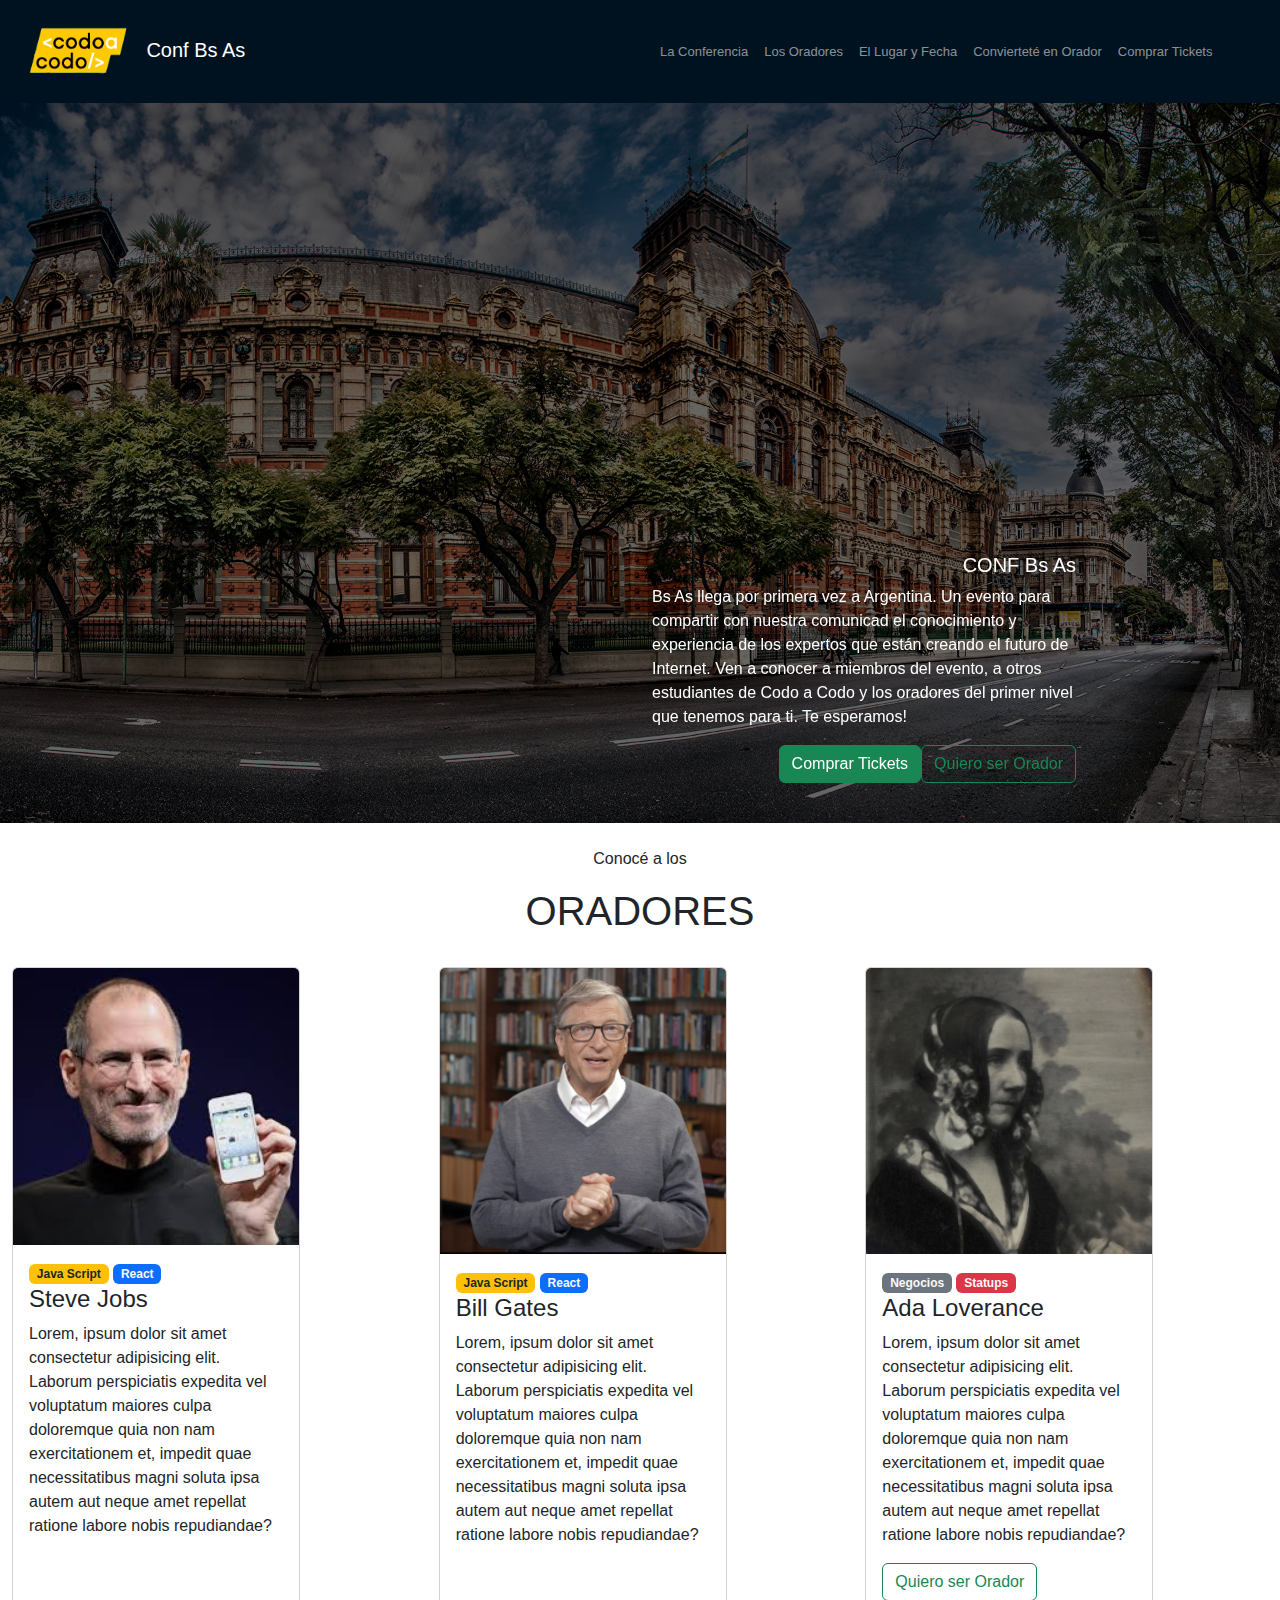
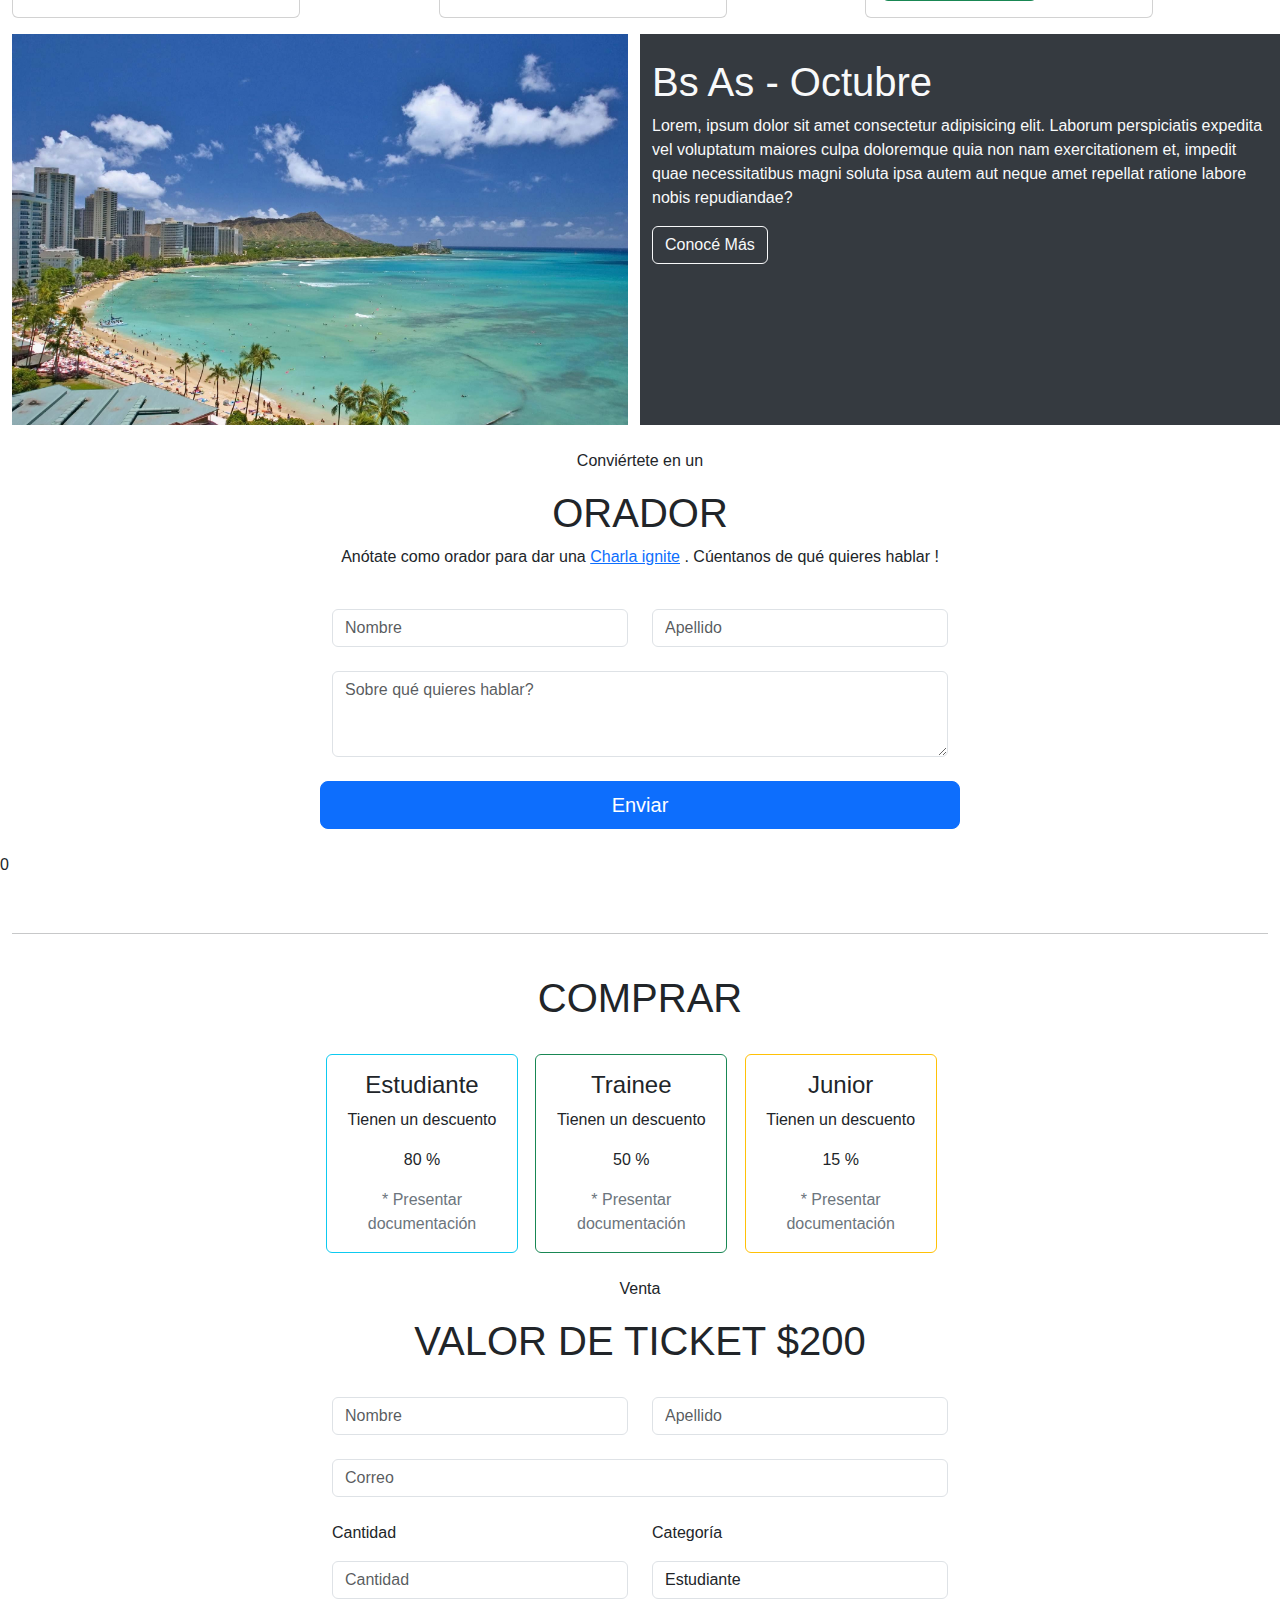
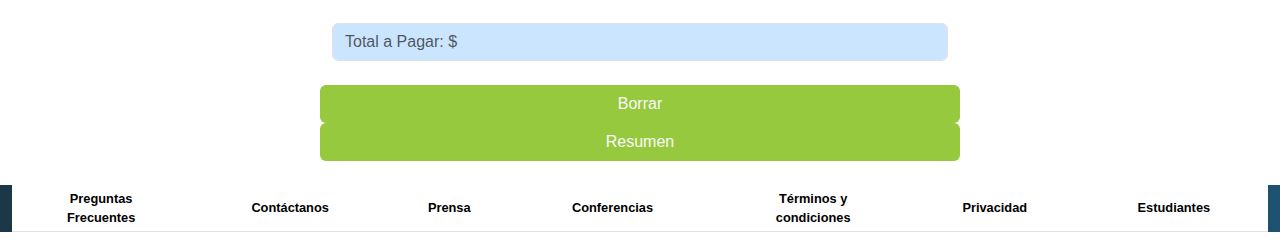
<file: index.html>
<!DOCTYPE html>
<html lang="es">
<head>
    <meta charset="UTF-8">
    <meta http-equiv="X-UA-Compatible" content="IE=edge">
    <meta name="viewport" content="width=device-width, initial-scale=1.0">
    <link href="https://cdn.jsdelivr.net/npm/bootstrap@5.2.3/dist/css/bootstrap.min.css" rel="stylesheet">
    <script src="https://cdn.jsdelivr.net/npm/bootstrap@5.2.3/dist/js/bootstrap.bundle.min.js"></script>
    <link href="estilo.css" rel="stylesheet" type="text/css">

    <title>TP bootstrap + Javascript </title>

<!------------------------------------->    
<!-- Fabián Jacquelin                -->    
<!-- DNI 21.569.385                  -->    
<!-- Ejercicio Codo a Codo           -->    
<!-- Comisión N° 23056               -->
<!-- Curso Lunes y Miercoles 14:00   -->    
<!-- Docente  Micolas Rivera         -->
<!------------------------------------->    

<!------------------------------------->    
<!-- NAVBAR   -->    
<!-----------------fixed-top ------------------->    
<nav class="navbar sticky-top navbar-expand-lg navbar-dark " style="background-color: #00121f;">
    <div class="container-fluid">
        <a class="navbar-brand" href="#"><img class="d-inline-block align-center" width="30%" src="codoacodo.png"  alt="" >Conf Bs As</a>
    </div>
    <div class="container-fluid">
      <!-- Links -->
      <ul class="navbar-nav ">
        <li class="nav-item">
          <a class="nav-link" style="font-size: small;" href="#carouselExampleSlidesOnly">La Conferencia</a>
        </li>
        <li class="nav-item">
          <a class="nav-link" style="font-size: small;" href="#trescard">Los Oradores</a>
        </li>
        <li class="nav-item">
          <a class="nav-link" style="font-size: small;" href="#Lugar">El Lugar y Fecha</a>
        </li>
        <li class="nav-item">
          <a class="nav-link" style="font-size: small;" href="#SerOrador">Convierteté en Orador</a>
        </li>
        <li class="nav-item">
          <a class="nav-link" style="font-size: small;" href="#Ticket">Comprar Tickets</a>
        </li>
      </ul>
    </div>
  </nav>

  <script>
    function Resumen(){
         var precio=200;
         var descuento = document.getElementById("Descuento").value;
         var resultado = 0;
         if (descuento < 100) { 
                var resultado=(precio*descuento)/100;
         }   
         var resultado= precio - resultado;
         var resultado= resultado * document.getElementById("Cantidad").value
         document.getElementById("Valor_pagar").value = 'Total a Pagar: $ '+ resultado;
       }
  </script>

<!--
var descuento = Categoria.value;
         var resultado=(precio*descuento)/100;
         var Respuesta.value = resultado;

-->

</head>
<body>

<!------------------------------------->      
<!-- carousel con las 3 imagenes     --> 
<!------------------------------------->    




  <div id="carouselExampleSlidesOnly" class="carousel slide" data-bs-ride="carousel">
    <div class="carousel-inner">
      <div class="carousel-item active">
           <img src="ba1.jpg" class="d-block d-sm-block w-100 h-50" style="filter: brightness(0.4);" alt="Palacio de las Aguas">
        <div class="carousel-caption .d-sm-none .d-md-block" >
          <div class="container ">
            <div class="row  justify-content-end">
              <div class="col-6">
                <p class="h5 text-end">CONF Bs As</p>
              </div>
            </div>
            <div class="row justify-content-end">
              <div class="col-6">
                <p class="text-start font-size=fs-6"> Bs As llega por primera vez a Argentina. Un evento para compartir con nuestra comunicad el conocimiento y experiencia de los expertos que están creando el futuro de Internet. Ven a conocer a miembros del evento, a otros estudiantes de Codo a Codo y los oradores del primer nivel que tenemos para ti. Te esperamos!</p>
              </div>
            </div>
            <div class="row justify-content-end align-items-end">
              <div class="col-6">
                <form action="#SerOrador">
                   <button class="btn btn-outline-success float-end">Quiero ser Orador</button>
                </form>
                <form action="#Ticket">
                    <button class="btn btn-success float-end">Comprar Tickets</button>
              </form>
              </div>
            </div>  
          </div>  
        </div>
      </div>
      <div class="carousel-item">
        <img src="ba2.jpg" class="d-block d-sm-block w-100 h-50" alt="Foto 2">
        <div class="carousel-caption .d-sm-none .d-md-block" >
          <div class="container ">
            <div class="row  justify-content-end">
              <div class="col-6">
                <p class="h5 text-end">CONF Bs As</p>
              </div>
            </div>
            <div class="row justify-content-end">
              <div class="col-6">
                <p class="text-start font-size=fs-6"> Bs As llega por primera vez a Argentina. Un evento para compartir con nuestra comunicad el conocimiento y experiencia de los expertos que están creando el futuro de Internet. Ven a conocer a miembros del evento, a otros estudiantes de Codo a Codo y los oradores del primer nivel que tenemos para ti. Te esperamos!</p>
              </div>
            </div>
            <div class="row justify-content-end align-items-end">
              <div class="col-6">
                <form action="#SerOrador">
                   <button class="btn btn-outline-success float-end">Quiero ser Orador</button>
                </form>
                <button class="btn btn-success float-end">Comprar Tickets</button>
              </div>
            </div>  
          </div>  
        </div>
      </div>
      <div class="carousel-item">
        <img src="ba3.jpg" class="d-block d-sm-block w-100 h-50" alt="Buenos Aires Obelisco">
      </div>
    </div>
  </div>

<!------------------------------------->    
<!-- TITULO                          -->
<!-- CARDS                           -->
<!------------------------------------->    

    <div class="container-fluid mx-auto" id="trescard">
    <br>
    <p class="text-center display-8 espacio-mnu">Conocé a los</p>
    <H1 class="text-center display-6 espacio-mnu">ORADORES</h1>
    <br>

    <!-- 

   <div class="row card-group gap-1">
    <div class="col-sm mb-3 d-flex align-items-stretch">
      <div class="card shadow">
        <h3 class="card-header">Pastas</h3>
        <img src="assets/plato1.png" class="card-img-top" alt="...">
        <div class="card-body">
          <div class="row">
-->

    <div class="row card-group ">
      <div class="col-sm mb-3 d-flex align-items-stretch">
        <div class="card" style="width: 18rem;">
          <img class="card-img-top" src="steve.jpg" alt="Card image">
          <div class="card-body">
            <span class="badge bg-warning text-dark"> Java Script </span>
            <span class="badge bg-primary text-light"> React </span>
            <h4 class="card-title">Steve Jobs</h4>
            <p class="card-text font-size=fs-6" >Lorem, ipsum dolor sit amet consectetur adipisicing elit. Laborum perspiciatis expedita vel voluptatum maiores culpa doloremque quia non nam exercitationem et, impedit quae necessitatibus magni soluta ipsa autem aut neque amet repellat ratione labore nobis repudiandae? </p>
          </div>
        </div>  
      </div>  
      <div class="col-sm mb-3 d-flex align-items-stretch">
        <div class="card" style="width: 18rem;">
          <img class="card-img-top" src="bill.jpg" alt="Card image">
          <div class="card-body">
            <span class="badge bg-warning text-dark"> Java Script </span>
            <span class="badge bg-primary text-light"> React </span>
            <h4 class="card-title">Bill Gates</h4>
            <p class="card-text font-size=fs-6">Lorem, ipsum dolor sit amet consectetur adipisicing elit. Laborum perspiciatis expedita vel voluptatum maiores culpa doloremque quia non nam exercitationem et, impedit quae necessitatibus magni soluta ipsa autem aut neque amet repellat ratione labore nobis repudiandae?</p>
          </div>
         </div>  
      </div>  
      
      <div class="col-sm mb-3 d-flex align-items-stretch">
        <div class="card" style="width: 18rem;">
          <img class="card-img-top" src="ada.jpeg" alt="Card image">
          <div class="card-body">
            <span class="badge bg-secondary text-light"> Negocios </span>
            <span class="badge bg-danger text-light"> Statups </span>
            <h4 class="card-title">Ada Loverance</h4>
            <p class="card-text font-size=fs-6">Lorem, ipsum dolor sit amet consectetur adipisicing elit. Laborum perspiciatis expedita vel voluptatum maiores culpa doloremque quia non nam exercitationem et, impedit quae necessitatibus magni soluta ipsa autem aut neque amet repellat ratione labore nobis repudiandae?</p>
            <form action="#SerOrador">
                <button class="btn btn-outline-success">Quiero ser Orador</button>
            </form>    
          </div>
         </div>  
      </div>  

    </div>
  </div>


<!------------------------------------->    
<!-- IMAGEN+CARD(Titulo+texto+boton) -->
<!------------------------------------->    

<div class="container-fluid" id="Lugar">
  <div class="row justify-content-center">
    <div class="col">
      <img src="honolulu.jpg" class="img-fluid" alt="Playa">
    </div>
    <div class="col" style="background-color: #353a40;">
      <br>
        <H1 class="text-light display-8 espacio-mnu">Bs As - Octubre</h1>
        <p class="text-light font-size=fs-6">Lorem, ipsum dolor sit amet consectetur adipisicing elit. Laborum perspiciatis expedita vel voluptatum maiores culpa doloremque quia non nam exercitationem et, impedit quae necessitatibus magni soluta ipsa autem aut neque amet repellat ratione labore nobis repudiandae?</p>
        <button type="button" class="btn btn-outline-light">Conocé Más</button>
      <br>
    </div>
  </div>
</div> 

<!------------------------------------->    
<!-- TITULO ORADOR                   -->
<!-- FORMULARIO ORADOR               -->
<!------------------------------------->    
<div class="container-fluid mx-auto" id="SerOrador">
  <br>
  <p class="text-center display-8 espacio-mnu">Conviértete en un</p>
  <H1 class="text-center display-6 espacio-mnu">ORADOR</h1>
  <p class="text-center display-8 espacio-mnu">Anótate como orador para dar una 
                                              <a href="Charla_:Ignite.html">Charla ignite</a>
                                              . Cúentanos de qué quieres hablar !</p> 
  <br>

</div>  

<div class="container-fluid">
  <div class="row justify-content-center">
      <div class="col-6">
        <form>
          <div class="form-group row justify-content-center">
            <div class="col-6">
              <input type="text" class="form-control" id="Nombre" placeholder="Nombre" name="Nombre">
            </div>
            <div class="col-6">
              <input type="text" class="form-control" id="Apellido" placeholder="Apellido" name="Apellido">
            </div>
            <div class="col-12">
              <br>        
              <textarea class="form-control" id="Comentario" placeholder="Sobre qué quieres hablar?" name="Comentario" rows="3"   ></textarea>
            </div>
        
          </div>
         <br>
          <div class="form-group row justify-content-center">  
            <button type="submit" class="btn btn-primary btn-lg btn-block">Enviar</button>
          </div>
          <br>
          
        </form>
        
                  
      </div>
  </div>
</div>

</div>

<p id="resultado">0</p>

<!------------------------------------->    
<!-- TITULO COMPRAR                  -->
<!-- FORMULARIO COMPRAR              -->
<!------------------------------------->    


<div class="container-fluid mx-auto" id="Ticket">
  <br>
  <hr />
  <br>
  <H1 class="text-center display-6 espacio-mnu">COMPRAR</h1>
  <br>

</div>  

<div class="row justify-content-center">
  <div class="col-6">
  <div class="card-group">
    <div class="col">
      <div class="card text-center border-info" style="width: 12rem;">
        <div class="card-body">
          <h4 class="card-title">Estudiante</h4>
          <p class="card-text font-size=fs-6" >Tienen un descuento </p>
          <p class="card-text font-size=fs-6" >80 % </p>
          <p class="card-text text-secondary font-size=fs-6" >* Presentar documentación </p>
        </div>
      </div>  
    </div>  
    <div class="col">
      <div class="card text-center border-success" style="width: 12rem;">
        <div class="card-body">
          <h4 class="card-title">Trainee</h4>
          <p class="card-text font-size=fs-6" >Tienen un descuento </p>
          <p class="card-text font-size=fs-6" >50 % </p>
          <p class="card-text text-secondary font-size=fs-6" >* Presentar documentación </p>
        </div>
      </div>  
    </div>  
    <div class="col">
      <div class="card text-center border-warning" style="width: 12rem;">
        <div class="card-body">
          <h4 class="card-title">Junior</h4>
          <p class="card-text font-size=fs-6" >Tienen un descuento </p>
          <p class="card-text font-size=fs-6" >15 % </p>
          <p class="card-text text-secondary font-size=fs-6" >* Presentar documentación </p>
        </div>
      </div>  
    </div>  
  </div>  
  </div>
</div>  

  <div class="container-fluid mx-auto" id="Valor2">
    <br>
    <p class="text-center display-8 espacio-mnu">Venta</p>
    <H1 class="text-center display-6 espacio-mnu">VALOR DE TICKET $200</h1>
    <br>
  
  </div>  


</div>  

<div class="container-fluid">
  <div class="row justify-content-center">
      <div class="col-6">
        <form>
          <div class="form-group row justify-content-center">
            <div class="col-6">
              <input type="text" class="form-control" id="Nombre" placeholder="Nombre" name="Nombre">
            </div>
            <div class="col-6">
              <input type="text" class="form-control" id="Apellido" placeholder="Apellido" name="Apellido">
            </div>
            <div class="col-12">
                <br>          
                <input type="text" class="form-control" id="Correo" placeholder="Correo" name="Correo">
            </div>
            <div class="col-6">
              <br>       
               <p class="display-8 espacio-mnu">Cantidad</p>
            </div>
            <div class="col-6">
              <br>       
              <p class="display-8 espacio-mnu">Categoría</p>
            </div>
            <div class="col-6">
                <input type="text" class="form-control" id="Cantidad" placeholder="Cantidad" name="Cantidad">
            </div>
            <div class="col-6">
               <select type="text" class="form-control" id="Descuento" name="Descuento" >
                 <option class="form-control" value="80" selected>Estudiante</option>
                 <option  class="form-control" value="50">Trainee</option>
                 <option  class="form-control" value="15">Junior</option>
                 <option  class="form-control" value="100">Sin Descuento</option>
               </select>
            </div>
            <div class="col-12">
              <br>        
              <input type="text" class="form-control text-dark" style="background-color: #cce5ff;"  id="Valor_pagar" placeholder="Total a Pagar: $ " name="Valor_pagar" disabled>
            </div>
        
          </div>
         <br>
         <div class="form-group row justify-content-center">
            <button type="reset" class="btn text-light" style="background-color: #97c93e;">Borrar</button>
            <button type="button" class="btn text-light" style="background-color: #97c93e;" onclick="Resumen();" >Resumen</button>  
          </div>
          <br>

        </form>
      </div>
  </div>
</div>

</div>


<!------------------------------------->    
<!-- PIE DE PAGINA                   -->
<!------------------------------------->    

<div class="container-fluid" style="background: linear-gradient(to right, #1c3846, #1d5270);">
  <table class="table table-sm text-light text-center" style="font-size: 1vw;">
    <thead>
      <tr>
        <th scope="col" class="align-middle">Preguntas <br> Frecuentes</th>
        <th scope="col" class="align-middle">Contáctanos</th>
        <th scope="col" class="align-middle">Prensa</th>
        <th scope="col" class="align-middle">Conferencias</th>
        <th scope="col" class="align-middle">Términos y <br> condiciones</th>
        <th scope="col" class="align-middle">Privacidad</th>
        <th scope="col" class="align-middle">Estudiantes</th>
      </tr>
    </thead>
  </table> 
</div>

</body>

</html>
</file>
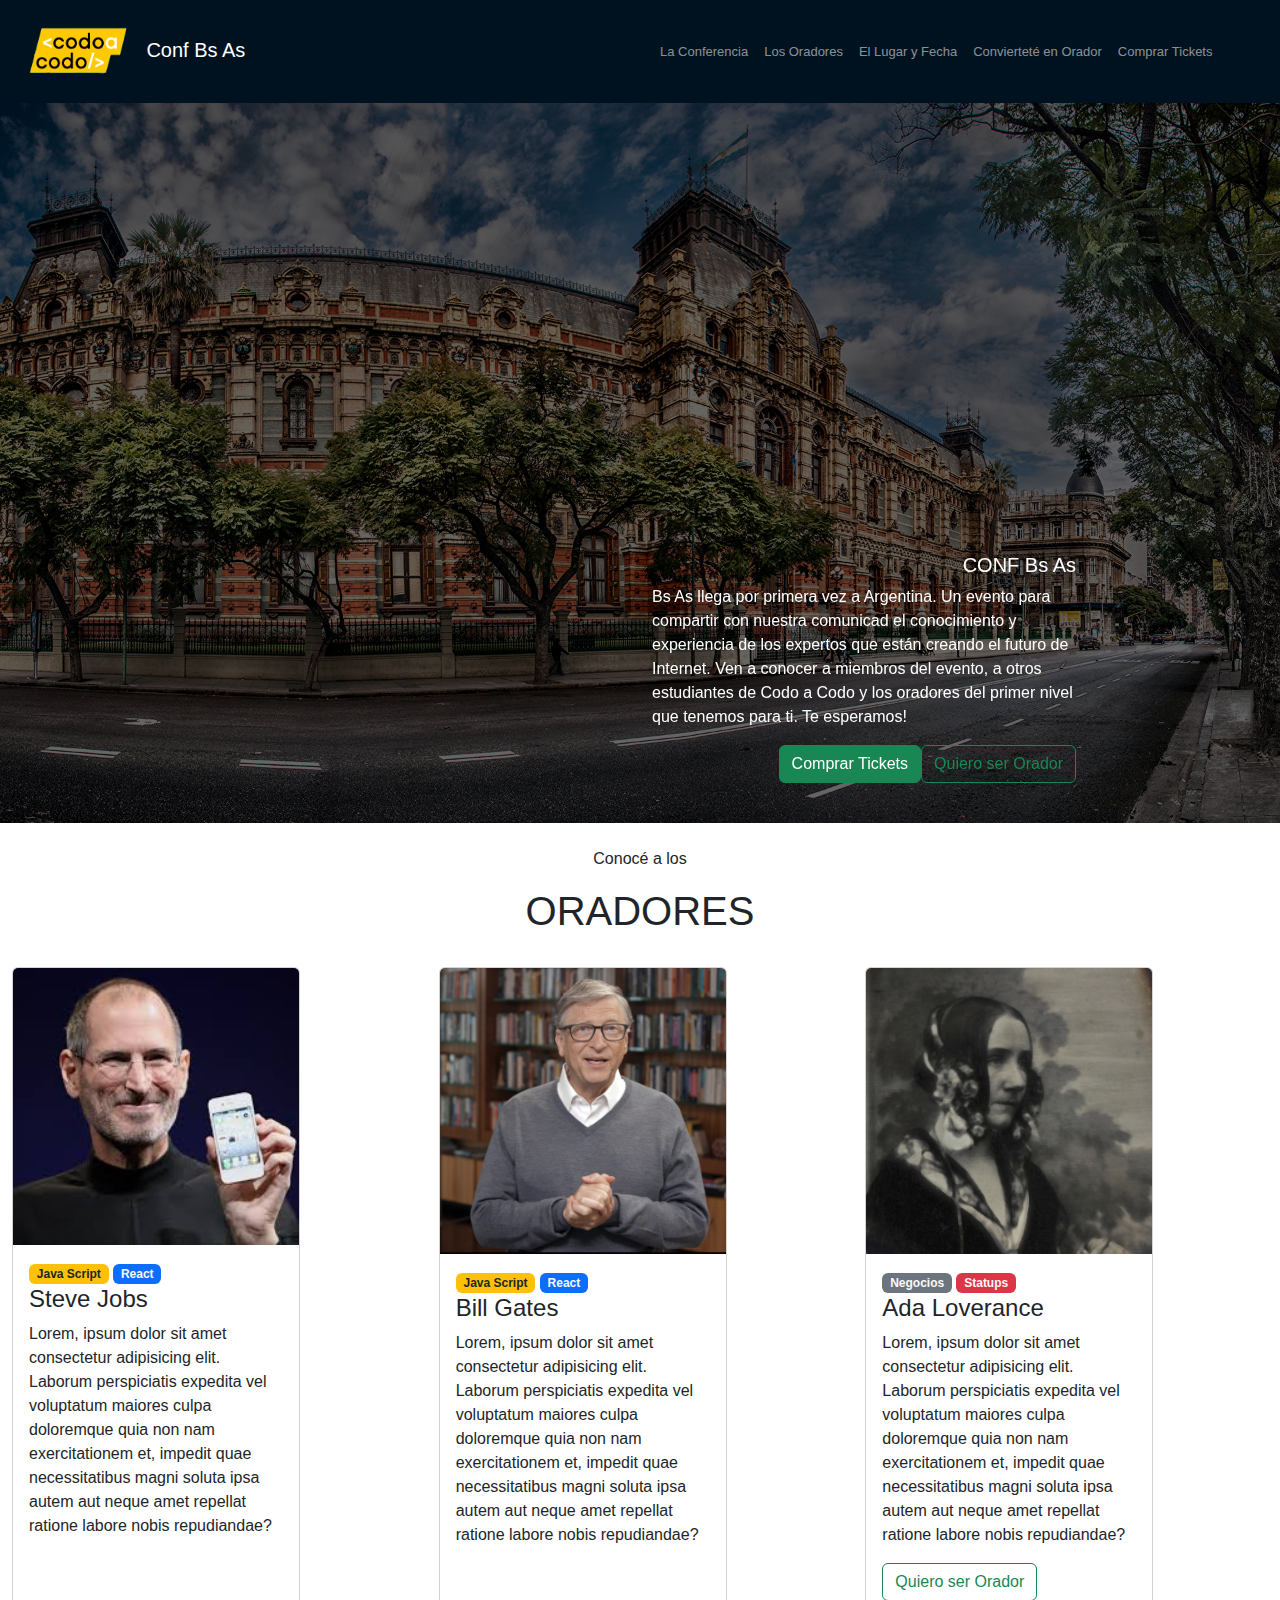
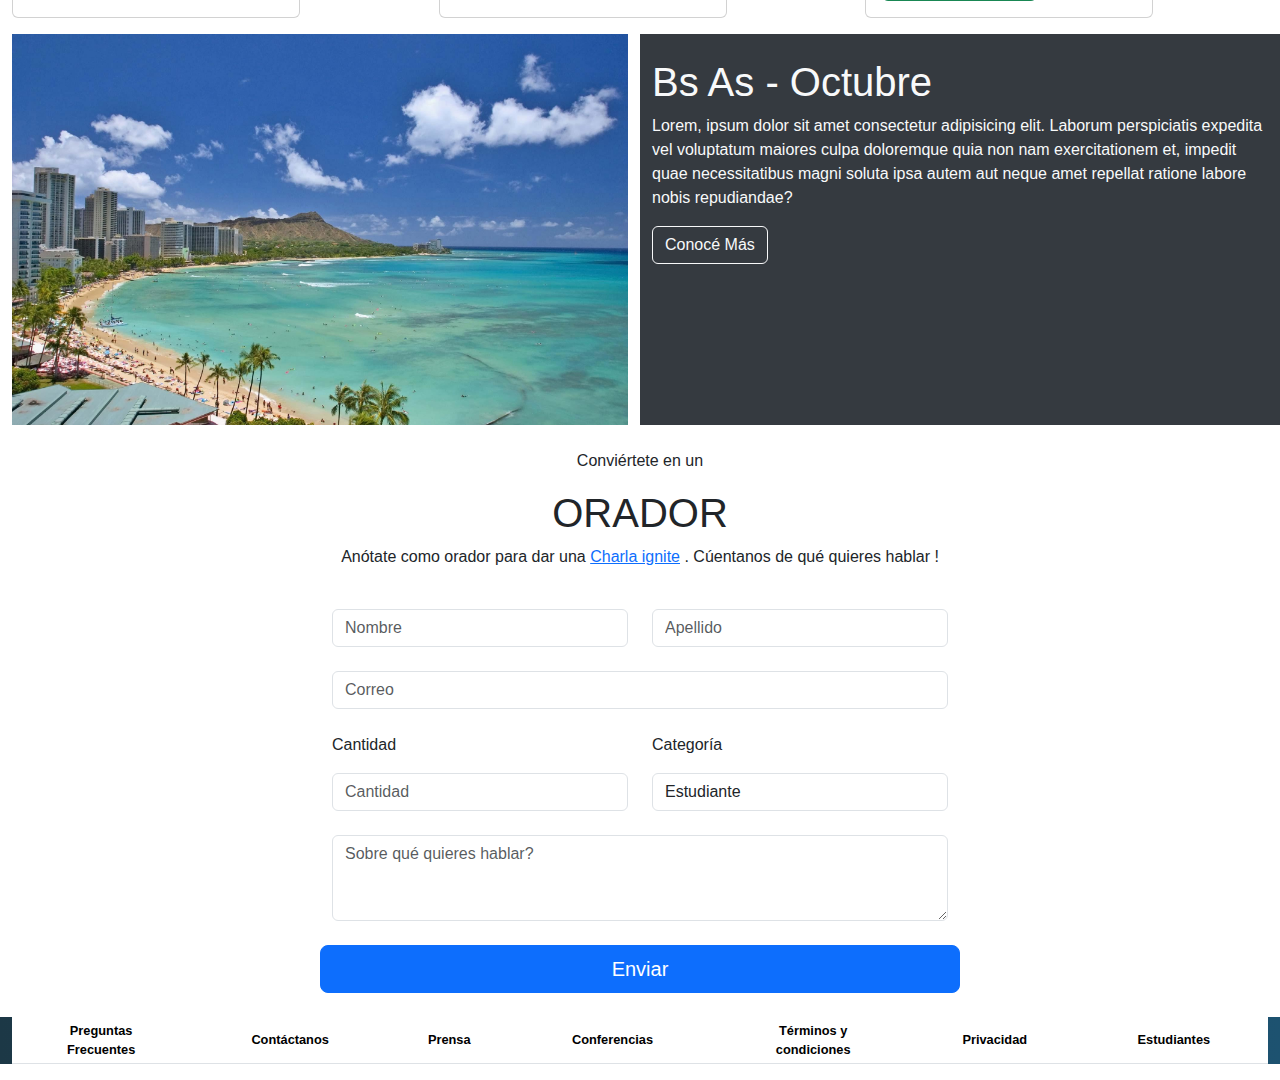
<file: Comprar.html>
<!DOCTYPE html>
<html lang="es">
<head>
    <meta charset="UTF-8">
    <meta http-equiv="X-UA-Compatible" content="IE=edge">
    <meta name="viewport" content="width=device-width, initial-scale=1.0">
    <link href="https://cdn.jsdelivr.net/npm/bootstrap@5.2.3/dist/css/bootstrap.min.css" rel="stylesheet">
    <script src="https://cdn.jsdelivr.net/npm/bootstrap@5.2.3/dist/js/bootstrap.bundle.min.js"></script>
    <link href="estilo.css" rel="stylesheet" type="text/css">

    <title>TP bootstrap + Javascript </title>

<!------------------------------------->    
<!-- Fabián Jacquelin                -->    
<!-- DNI 21.569.385                  -->    
<!-- Ejercicio Codo a Codo           -->    
<!-- Comisión N° 23056               -->
<!-- Curso Lunes y Miercoles 14:00   -->    
<!-- Docente  Micolas Rivera         -->
<!------------------------------------->    

<!------------------------------------->    
<!-- NAVBAR   -->    
<!-----------------fixed-top ------------------->    
<nav class="navbar  navbar-expand-sm navbar-dark " style="background-color: #00121f;">
    <div class="container-fluid">
        <a class="navbar-brand" href="#"><img class="d-inline-block align-center" width="30%" src="codoacodo.png"  alt="" >Conf Bs As</a>
    </div>
    <div class="container-fluid">
      <!-- Links -->
      <ul class="navbar-nav ">
        <li class="nav-item">
          <a class="nav-link" style="font-size: small;" href="#carouselExampleSlidesOnly">La Conferencia</a>
        </li>
        <li class="nav-item">
          <a class="nav-link" style="font-size: small;" href="#trescard">Los Oradores</a>
        </li>
        <li class="nav-item">
          <a class="nav-link" style="font-size: small;" href="#Lugar">El Lugar y Fecha</a>
        </li>
        <li class="nav-item">
          <a class="nav-link" style="font-size: small;" href="#SerOrador">Convierteté en Orador</a>
        </li>
        <li class="nav-item">
          <a class="nav-link" style="font-size: small;" href="#Ticket">Comprar Tickets</a>
        </li>
      </ul>
    </div>
  </nav>

</head>
<body>

<!------------------------------------->      
<!-- carousel con las 3 imagenes     --> 
<!------------------------------------->    




  <div id="carouselExampleSlidesOnly" class="carousel slide" data-bs-ride="carousel">
    <div class="carousel-inner">
      <div class="carousel-item active">
           <img src="ba1.jpg" class="d-block d-sm-block w-100 h-50" style="filter: brightness(0.4);" alt="Palacio de las Aguas">
        <div class="carousel-caption .d-sm-none .d-md-block" >
          <div class="container ">
            <div class="row  justify-content-end">
              <div class="col-6">
                <p class="h5 text-end">CONF Bs As</p>
              </div>
            </div>
            <div class="row justify-content-end">
              <div class="col-6">
                <p class="text-start font-size=fs-6"> Bs As llega por primera vez a Argentina. Un evento para compartir con nuestra comunicad el conocimiento y experiencia de los expertos que están creando el futuro de Internet. Ven a conocer a miembros del evento, a otros estudiantes de Codo a Codo y los oradores del primer nivel que tenemos para ti. Te esperamos!</p>
              </div>
            </div>
            <div class="row justify-content-end align-items-end">
              <div class="col-6">
                <form action="#SerOrador">
                   <button class="btn btn-outline-success float-end">Quiero ser Orador</button>
                </form>
                <button class="btn btn-success float-end">Comprar Tickets</button>
              </div>
            </div>  
          </div>  
        </div>
      </div>
      <div class="carousel-item">
        <img src="ba2.jpg" class="d-block d-sm-block w-100 h-50" alt="Foto 2">
        <div class="carousel-caption .d-sm-none .d-md-block" >
          <div class="container ">
            <div class="row  justify-content-end">
              <div class="col-6">
                <p class="h5 text-end">CONF Bs As</p>
              </div>
            </div>
            <div class="row justify-content-end">
              <div class="col-6">
                <p class="text-start font-size=fs-6"> Bs As llega por primera vez a Argentina. Un evento para compartir con nuestra comunicad el conocimiento y experiencia de los expertos que están creando el futuro de Internet. Ven a conocer a miembros del evento, a otros estudiantes de Codo a Codo y los oradores del primer nivel que tenemos para ti. Te esperamos!</p>
              </div>
            </div>
            <div class="row justify-content-end align-items-end">
              <div class="col-6">
                <form action="#SerOrador">
                   <button class="btn btn-outline-success float-end">Quiero ser Orador</button>
                </form>
                <button class="btn btn-success float-end">Comprar Tickets</button>
              </div>
            </div>  
          </div>  
        </div>
      </div>
      <div class="carousel-item">
        <img src="ba3.jpg" class="d-block d-sm-block w-100 h-50" alt="Buenos Aires Obelisco">
      </div>
    </div>
  </div>

<!------------------------------------->    
<!-- TITULO                          -->
<!-- CARDS                           -->
<!------------------------------------->    

    <div class="container-fluid mx-auto" id="trescard">
    <br>
    <p class="text-center display-8 espacio-mnu">Conocé a los</p>
    <H1 class="text-center display-6 espacio-mnu">ORADORES</h1>
    <br>

    <!-- 

   <div class="row card-group gap-1">
    <div class="col-sm mb-3 d-flex align-items-stretch">
      <div class="card shadow">
        <h3 class="card-header">Pastas</h3>
        <img src="assets/plato1.png" class="card-img-top" alt="...">
        <div class="card-body">
          <div class="row">
-->

    <div class="row card-group ">
      <div class="col-sm mb-3 d-flex align-items-stretch">
        <div class="card" style="width: 18rem;">
          <img class="card-img-top" src="steve.jpg" alt="Card image">
          <div class="card-body">
            <span class="badge bg-warning text-dark"> Java Script </span>
            <span class="badge bg-primary text-light"> React </span>
            <h4 class="card-title">Steve Jobs</h4>
            <p class="card-text font-size=fs-6" >Lorem, ipsum dolor sit amet consectetur adipisicing elit. Laborum perspiciatis expedita vel voluptatum maiores culpa doloremque quia non nam exercitationem et, impedit quae necessitatibus magni soluta ipsa autem aut neque amet repellat ratione labore nobis repudiandae? </p>
          </div>
        </div>  
      </div>  
      <div class="col-sm mb-3 d-flex align-items-stretch">
        <div class="card" style="width: 18rem;">
          <img class="card-img-top" src="bill.jpg" alt="Card image">
          <div class="card-body">
            <span class="badge bg-warning text-dark"> Java Script </span>
            <span class="badge bg-primary text-light"> React </span>
            <h4 class="card-title">Bill Gates</h4>
            <p class="card-text font-size=fs-6">Lorem, ipsum dolor sit amet consectetur adipisicing elit. Laborum perspiciatis expedita vel voluptatum maiores culpa doloremque quia non nam exercitationem et, impedit quae necessitatibus magni soluta ipsa autem aut neque amet repellat ratione labore nobis repudiandae?</p>
          </div>
         </div>  
      </div>  
      
      <div class="col-sm mb-3 d-flex align-items-stretch">
        <div class="card" style="width: 18rem;">
          <img class="card-img-top" src="ada.jpeg" alt="Card image">
          <div class="card-body">
            <span class="badge bg-secondary text-light"> Negocios </span>
            <span class="badge bg-danger text-light"> Statups </span>
            <h4 class="card-title">Ada Loverance</h4>
            <p class="card-text font-size=fs-6">Lorem, ipsum dolor sit amet consectetur adipisicing elit. Laborum perspiciatis expedita vel voluptatum maiores culpa doloremque quia non nam exercitationem et, impedit quae necessitatibus magni soluta ipsa autem aut neque amet repellat ratione labore nobis repudiandae?</p>
            <form action="#SerOrador">
                <button class="btn btn-outline-success">Quiero ser Orador</button>
            </form>    
          </div>
         </div>  
      </div>  

    </div>
  </div>


<!------------------------------------->    
<!-- IMAGEN+CARD(Titulo+texto+boton) -->
<!------------------------------------->    

<div class="container-fluid" id="Lugar">
  <div class="row justify-content-center">
    <div class="col">
      <img src="honolulu.jpg" class="img-fluid" alt="Playa">
    </div>
    <div class="col" style="background-color: #353a40;">
      <br>
        <H1 class="text-light display-8 espacio-mnu">Bs As - Octubre</h1>
        <p class="text-light font-size=fs-6">Lorem, ipsum dolor sit amet consectetur adipisicing elit. Laborum perspiciatis expedita vel voluptatum maiores culpa doloremque quia non nam exercitationem et, impedit quae necessitatibus magni soluta ipsa autem aut neque amet repellat ratione labore nobis repudiandae?</p>
        <button type="button" class="btn btn-outline-light">Conocé Más</button>
      <br>
    </div>
  </div>
</div> 

<!------------------------------------->    
<!-- TITULO                          -->
<!-- FORMULARIO                      -->
<!------------------------------------->    
<div class="container-fluid mx-auto" id="SerOrador">
  <br>
  <p class="text-center display-8 espacio-mnu">Conviértete en un</p>
  <H1 class="text-center display-6 espacio-mnu">ORADOR</h1>
  <p class="text-center display-8 espacio-mnu">Anótate como orador para dar una 
                                              <a href="Charla_:Ignite.html">Charla ignite</a>
                                              . Cúentanos de qué quieres hablar !</p> 
  <br>

</div>  

<div class="container-fluid">
  <div class="row justify-content-center">
      <div class="col-6">
        <form>
          <div class="form-group row justify-content-center">
            <div class="col-6">
              <input type="text" class="form-control" id="Nombre" placeholder="Nombre" name="Nombre">
            </div>
            <div class="col-6">
              <input type="text" class="form-control" id="Apellido" placeholder="Apellido" name="Apellido">
            </div>
            <div class="col-12">
                <br>          
                <input type="text" class="form-control" id="Correo" placeholder="Correo" name="Correo">
            </div>
            <div class="col-6">
              <br>       
               <p class="display-8 espacio-mnu">Cantidad</p>
            </div>
            <div class="col-6">
              <br>       
              <p class="display-8 espacio-mnu">Categoría</p>
            </div>
            <div class="col-6">
                <input type="text" class="form-control" id="Cantidad" placeholder="Cantidad" name="Cantidad">
            </div>
            <div class="col-6">
               <select type="text" class="form-control" id="Descuento" name="Descuento" >
                 <option class="form-control" value="80" selected>Estudiante</option>
                 <option  class="form-control" value="50">Trainee</option>
                 <option  class="form-control" value="15">Junior</option>
               </select>
            </div>
            <div class="col-12">
              <br>        
              <textarea class="form-control" id="Comentario" placeholder="Sobre qué quieres hablar?" name="Comentario" rows="3"   ></textarea>
            </div>
        
          </div>
         <br>
          <div class="form-group row justify-content-center">  
            <button type="submit" class="btn btn-primary btn-lg btn-block">Enviar</button>
          </div>
          <br>
          
        </form>
                  
      </div>
  </div>
</div>

</div>


<!------------------------------------->    
<!-- PIE DE PAGINA                   -->
<!------------------------------------->    

<div class="container-fluid" style="background: linear-gradient(to right, #1c3846, #1d5270);">
  <table class="table table-sm text-light text-center" style="font-size: 1vw;">
    <thead>
      <tr>
        <th scope="col" class="align-middle">Preguntas <br> Frecuentes</th>
        <th scope="col" class="align-middle">Contáctanos</th>
        <th scope="col" class="align-middle">Prensa</th>
        <th scope="col" class="align-middle">Conferencias</th>
        <th scope="col" class="align-middle">Términos y <br> condiciones</th>
        <th scope="col" class="align-middle">Privacidad</th>
        <th scope="col" class="align-middle">Estudiantes</th>
      </tr>
    </thead>
  </table> 
</div>

</body>

</html>
</file>
<file: estilo.css>
body,h1,h2  {font-family: "Raleway", sans-serif}



.centrado  {text-align: center;}
.texto-Blanco{color:white!important}
.texto-Gris{color:gray!important}

.texto-filtroGris{filter:grayscale(50%)}


.bgimg1, bgimg2, bgimg3 {
  min-height: 100%;
  background-position: center;
  background-size: cover;}
.bgimg1  {background-image: url("ba1.jpg")}
.bgimg2  {background-image: url("ba2.jpg")}
.bgimg3  {background-image: url("ba3.jpg")}
</file>
